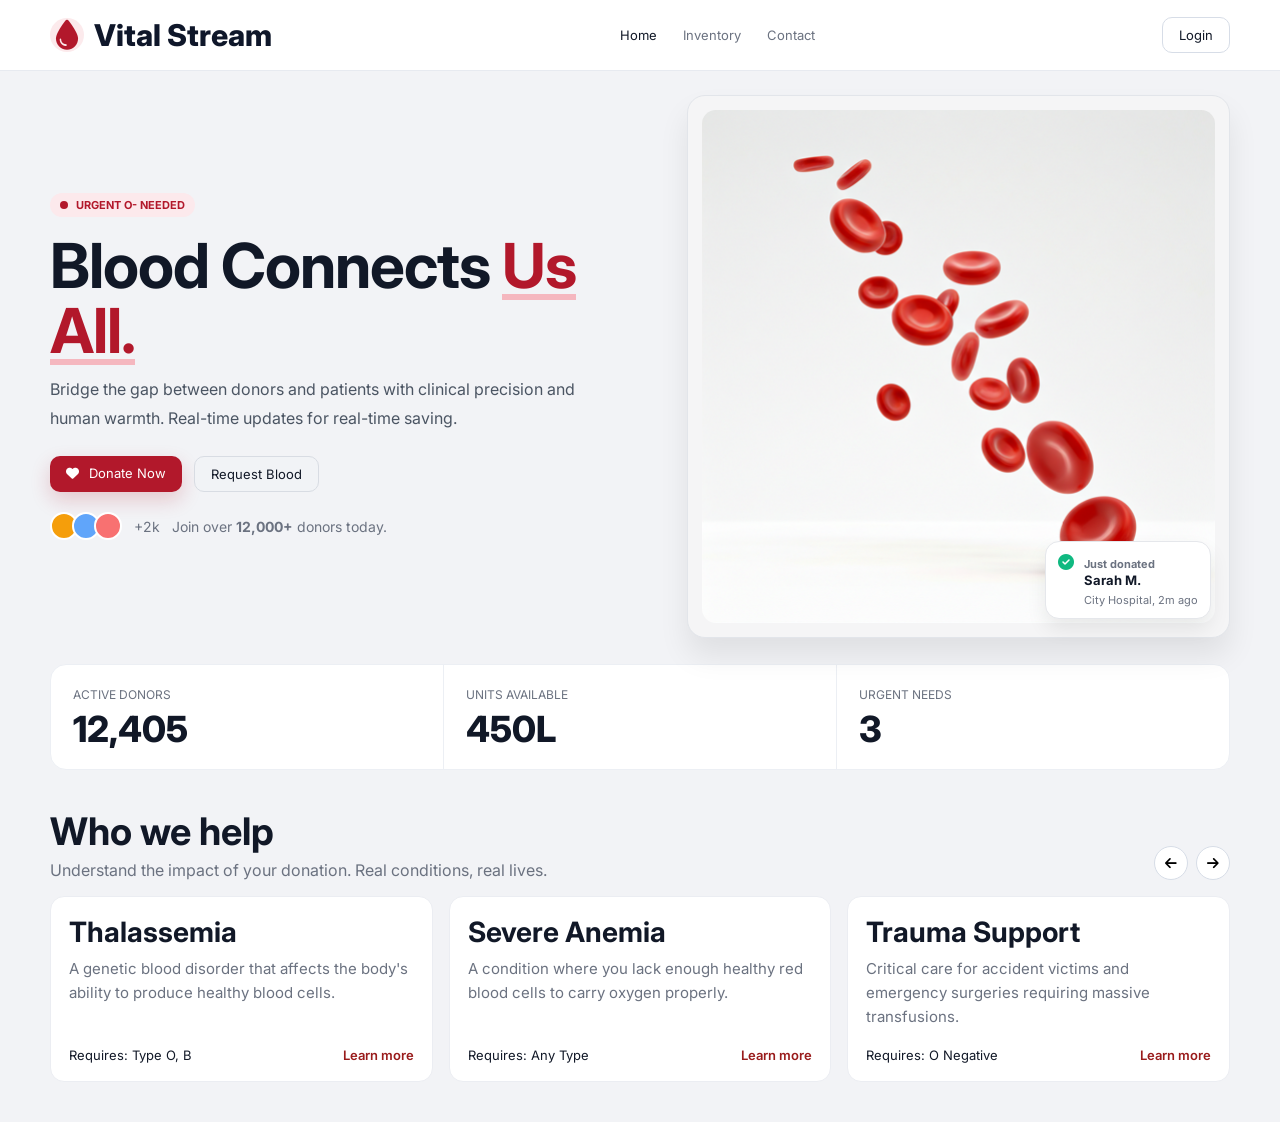
<file: index.html>
<!DOCTYPE html>
<html lang="en">
<head>
  <meta charset="UTF-8" />
  <meta name="viewport" content="width=device-width, initial-scale=1.0" />
  <title>Vital Stream - Home</title>
  <link rel="preconnect" href="https://fonts.googleapis.com" />
  <link rel="preconnect" href="https://fonts.gstatic.com" crossorigin />
  <link
    href="https://fonts.googleapis.com/css2?family=Inter:wght@400;500;600;700;800&display=swap"
    rel="stylesheet"
  />
  <link
    rel="stylesheet"
    href="https://cdnjs.cloudflare.com/ajax/libs/font-awesome/6.6.0/css/all.min.css"
  />
  <link rel="stylesheet" href="style.css" />
</head>
<body>
  <header class="navbar">
    <div class="container nav-wrap">
      <a class="logo" href="index.html">
        <span class="logo-icon"><i class="fa-solid fa-droplet"></i></span>
        Vital Stream
      </a>

      <nav class="nav-links">
        <a class="active" href="index.html">Home</a>
        <a href="Search/search/VS.html">Inventory</a>
        <a href="contact.html">Contact</a>
      </nav>

      <a class="btn btn-outline" href="login/login.html">Login</a>
    </div>
  </header>

  <main>
    <section class="hero container">
      <div class="hero-content">
        <p class="tag"><span></span>URGENT O- NEEDED</p>
        <h1>Blood Connects <span>Us All.</span></h1>
        <p class="hero-sub">
          Bridge the gap between donors and patients with clinical precision and
          human warmth. Real-time updates for real-time saving.
        </p>
        <div class="hero-actions">
          <a class="btn btn-primary" href="Donate/Donate/index.html"><i class="fa-solid fa-heart"></i> Donate Now</a>
          <a class="btn btn-light" href="Emergancy/emergancy.html">Request Blood</a>
        </div>
        <div class="join-row">
          <div class="avatars">
            <span></span><span></span><span></span>
          </div>
          <p>+2k &nbsp; Join over <strong>12,000+</strong> donors today.</p>
        </div>
      </div>
      <div class="hero-image-card">
        <div class="blood-visual">
          <img
            class="hero-photo"
            src="assets/hero-google-blood.png"
            alt="3D illustration of red blood cells flowing in a vessel"
            width="800"
            height="600"
            loading="lazy"
          />
        </div>
        <div class="mini-donation">
          <i class="fa-solid fa-circle-check"></i>
          <div>
            <strong>Just donated</strong>
            <p>Sarah M.</p>
            <small>City Hospital, 2m ago</small>
          </div>
        </div>
      </div>
    </section>

    <section class="stats container">
      <div class="stat">
        <span class="label">ACTIVE DONORS</span>
        <span class="num">12,405</span>
      </div>
      <div class="stat">
        <span class="label">UNITS AVAILABLE</span>
        <span class="num">450L</span>
      </div>
      <div class="stat">
        <span class="label">URGENT NEEDS</span>
        <span class="num">3</span>
      </div>
    </section>

    <section class="help container">
      <div class="help-head">
        <div>
          <h2>Who we help</h2>
          <p>Understand the impact of your donation. Real conditions, real lives.</p>
        </div>
        <div class="arrows">
          <button><i class="fa-solid fa-arrow-left"></i></button>
          <button><i class="fa-solid fa-arrow-right"></i></button>
        </div>
      </div>
      <div class="help-cards">
        <article class="help-card">
          <h4>Thalassemia</h4>
          <p>A genetic blood disorder that affects the body's ability to produce healthy blood cells.</p>
          <div class="bottom-row"><span>Requires: Type O, B</span><a href="Search/search/VS.html">Learn more</a></div>
        </article>
        <article class="help-card">
          <h4>Severe Anemia</h4>
          <p>A condition where you lack enough healthy red blood cells to carry oxygen properly.</p>
          <div class="bottom-row"><span>Requires: Any Type</span><a href="Search/search/VS.html">Learn more</a></div>
        </article>
        <article class="help-card">
          <h4>Trauma Support</h4>
          <p>Critical care for accident victims and emergency surgeries requiring massive transfusions.</p>
          <div class="bottom-row"><span>Requires: O Negative</span><a href="Search/search/VS.html">Learn more</a></div>
        </article>
      </div>
    </section>
  </main>
</body>
</html>
</file>
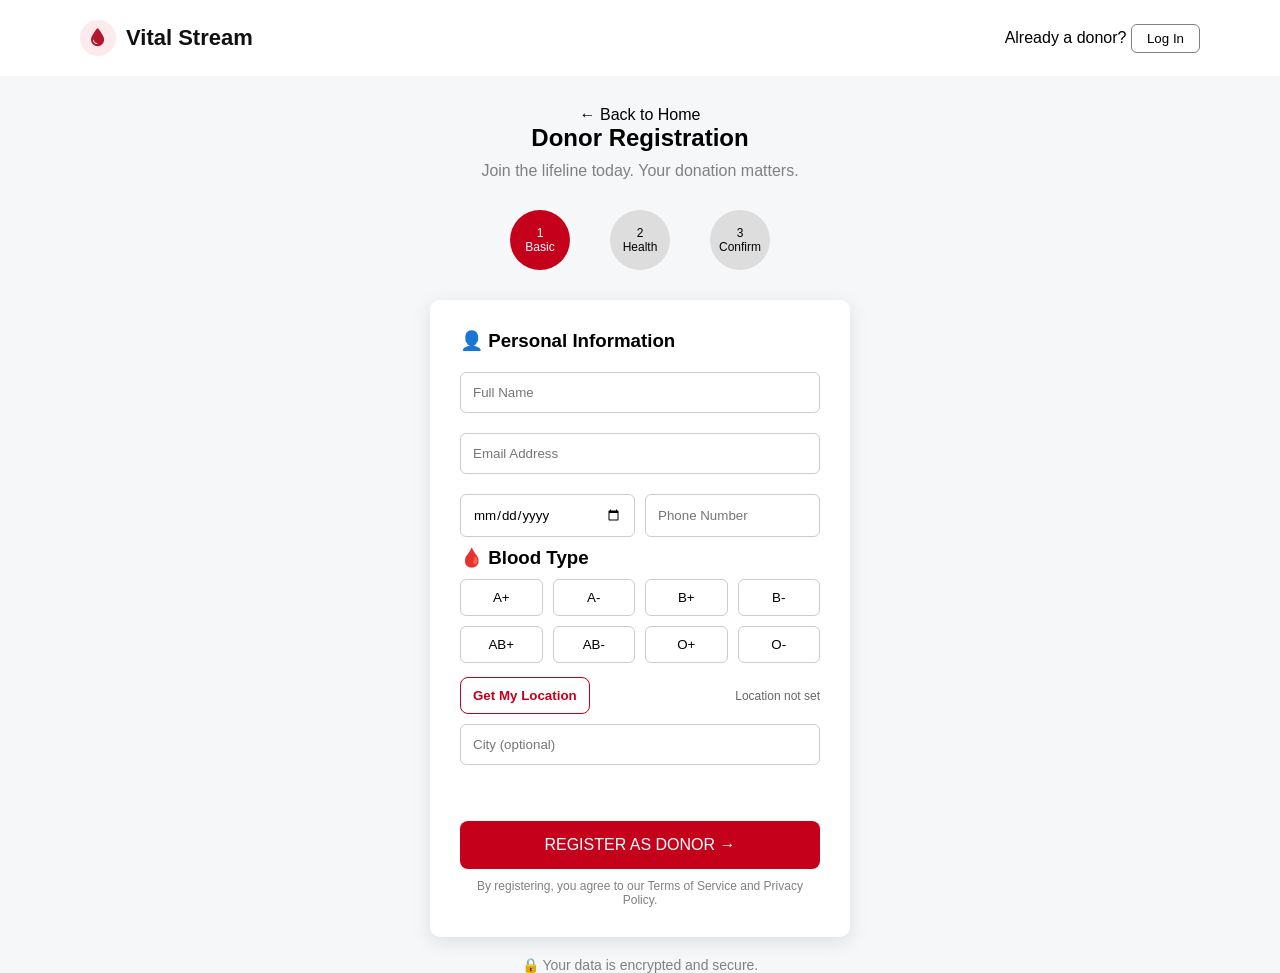
<file: Donate/Donate/index.html>
<!DOCTYPE html>
<html lang="en">
<head>
<meta charset="UTF-8">
<meta name="viewport" content="width=device-width, initial-scale=1.0">
<title>Vital Stream - Donor Registration</title>

<link rel="stylesheet" href="style.css">
<link
  rel="stylesheet"
  href="https://cdnjs.cloudflare.com/ajax/libs/font-awesome/6.6.0/css/all.min.css"
/>

</head>

<body>

<header>

<div class="logo">
    <div class="logo-icon">
        <i class="fa-solid fa-droplet"></i>
    </div>
    Vital Stream
</div>

<div class="login">
    Already a donor?
    <button type="button" id="donorLoginBtn">Log In</button>
</div>

</header>


<section class="container">

<a class="back" href="../../index.html">← Back to Home</a>

<h1>Donor Registration</h1>

<p class="subtitle">
Join the lifeline today. Your donation matters.
</p>


<div class="steps">

<div class="active">1<br>Basic</div>
<div>2<br>Health</div>
<div>3<br>Confirm</div>

</div>


<div class="form-box">

<h3>👤 Personal Information</h3>


<input id="fullName" type="text" placeholder="Full Name">

<input id="email" type="email" placeholder="Email Address">


<div class="row">

<input id="dob" type="date">

<input id="phone" type="text" placeholder="Phone Number">

</div>


<h3>🩸 Blood Type</h3>


<div class="blood-group">

<button type="button" class="blood-btn">A+</button>
<button type="button" class="blood-btn">A-</button>
<button type="button" class="blood-btn">B+</button>
<button type="button" class="blood-btn">B-</button>
<button type="button" class="blood-btn">AB+</button>
<button type="button" class="blood-btn">AB-</button>
<button type="button" class="blood-btn">O+</button>
<button type="button" class="blood-btn">O-</button>

</div>

<div class="location-row">
  <button type="button" id="getLocationBtn" class="location-btn">Get My Location</button>
  <span id="locationText">Location not set</span>
</div>

<input id="city" type="text" placeholder="City (optional)">

<p id="statusMessage" class="status-message"></p>

<button id="registerBtn" class="submit">

REGISTER AS DONOR →

</button>


<p class="terms">

By registering, you agree to our Terms of Service
and Privacy Policy.

</p>


</div>


<p class="secure">

🔒 Your data is encrypted and secure.

</p>


</section>

<script src="donate.js"></script>
</body>
</html>
</file>
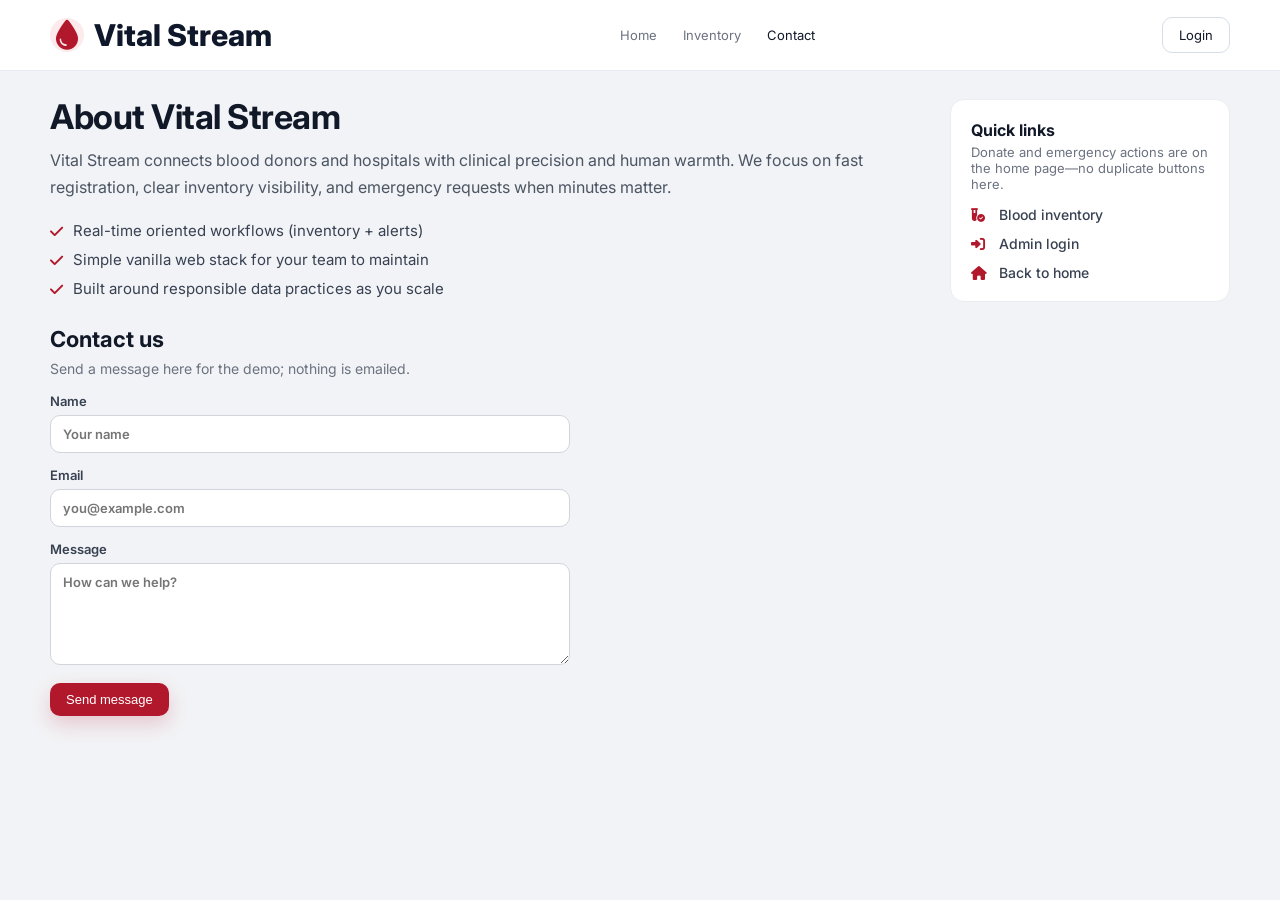
<file: contact.html>
<!DOCTYPE html>
<html lang="en">
<head>
  <meta charset="UTF-8" />
  <meta name="viewport" content="width=device-width, initial-scale=1.0" />
  <title>Vital Stream - About &amp; Contact</title>
  <link rel="preconnect" href="https://fonts.googleapis.com" />
  <link rel="preconnect" href="https://fonts.gstatic.com" crossorigin />
  <link
    href="https://fonts.googleapis.com/css2?family=Inter:wght@400;500;600;700;800&display=swap"
    rel="stylesheet"
  />
  <link
    rel="stylesheet"
    href="https://cdnjs.cloudflare.com/ajax/libs/font-awesome/6.6.0/css/all.min.css"
  />
  <link rel="stylesheet" href="style.css" />
</head>
<body>
  <header class="navbar">
    <div class="container nav-wrap">
      <a class="logo" href="index.html">
        <span class="logo-icon"><i class="fa-solid fa-droplet"></i></span>
        Vital Stream
      </a>

      <nav class="nav-links">
        <a href="index.html">Home</a>
        <a href="Search/search/VS.html">Inventory</a>
        <a class="active" href="contact.html">Contact</a>
      </nav>

      <a class="btn btn-outline" href="login/login.html">Login</a>
    </div>
  </header>

  <main class="contact-page container">
    <div class="contact-layout">
      <section class="contact-main">
        <h1>About Vital Stream</h1>
        <p class="lead">
          Vital Stream connects blood donors and hospitals with clinical precision and human
          warmth. We focus on fast registration, clear inventory visibility, and emergency
          requests when minutes matter.
        </p>
        <ul class="about-list">
          <li><i class="fa-solid fa-check"></i> Real-time oriented workflows (inventory + alerts)</li>
          <li><i class="fa-solid fa-check"></i> Simple vanilla web stack for your team to maintain</li>
          <li><i class="fa-solid fa-check"></i> Built around responsible data practices as you scale</li>
        </ul>

        <h2>Contact us</h2>
        <p class="muted">Send a message here for the demo; nothing is emailed.</p>

        <form class="contact-form" id="contactForm" action="#" method="get">
          <label>
            Name
            <input type="text" name="name" id="contactName" required placeholder="Your name" />
          </label>
          <label>
            Email
            <input type="email" name="email" id="contactEmail" required placeholder="you@example.com" />
          </label>
          <label>
            Message
            <textarea name="body" id="contactMessage" rows="5" required placeholder="How can we help?"></textarea>
          </label>
          <button type="submit" class="btn btn-primary contact-submit">Send message</button>
        </form>
        <p id="contactStatus" class="contact-status" aria-live="polite"></p>
      </section>

      <aside class="contact-sidebar">
        <h3>Quick links</h3>
        <p class="muted small">Donate and emergency actions are on the home page—no duplicate buttons here.</p>
        <ul class="sidebar-links">
          <li><a href="Search/search/VS.html"><i class="fa-solid fa-vial-circle-check"></i> Blood inventory</a></li>
          <li><a href="login/login.html"><i class="fa-solid fa-right-to-bracket"></i> Admin login</a></li>
          <li><a href="index.html"><i class="fa-solid fa-house"></i> Back to home</a></li>
        </ul>
      </aside>
    </div>
  </main>

  <script src="contact.js"></script>
</body>
</html>
</file>
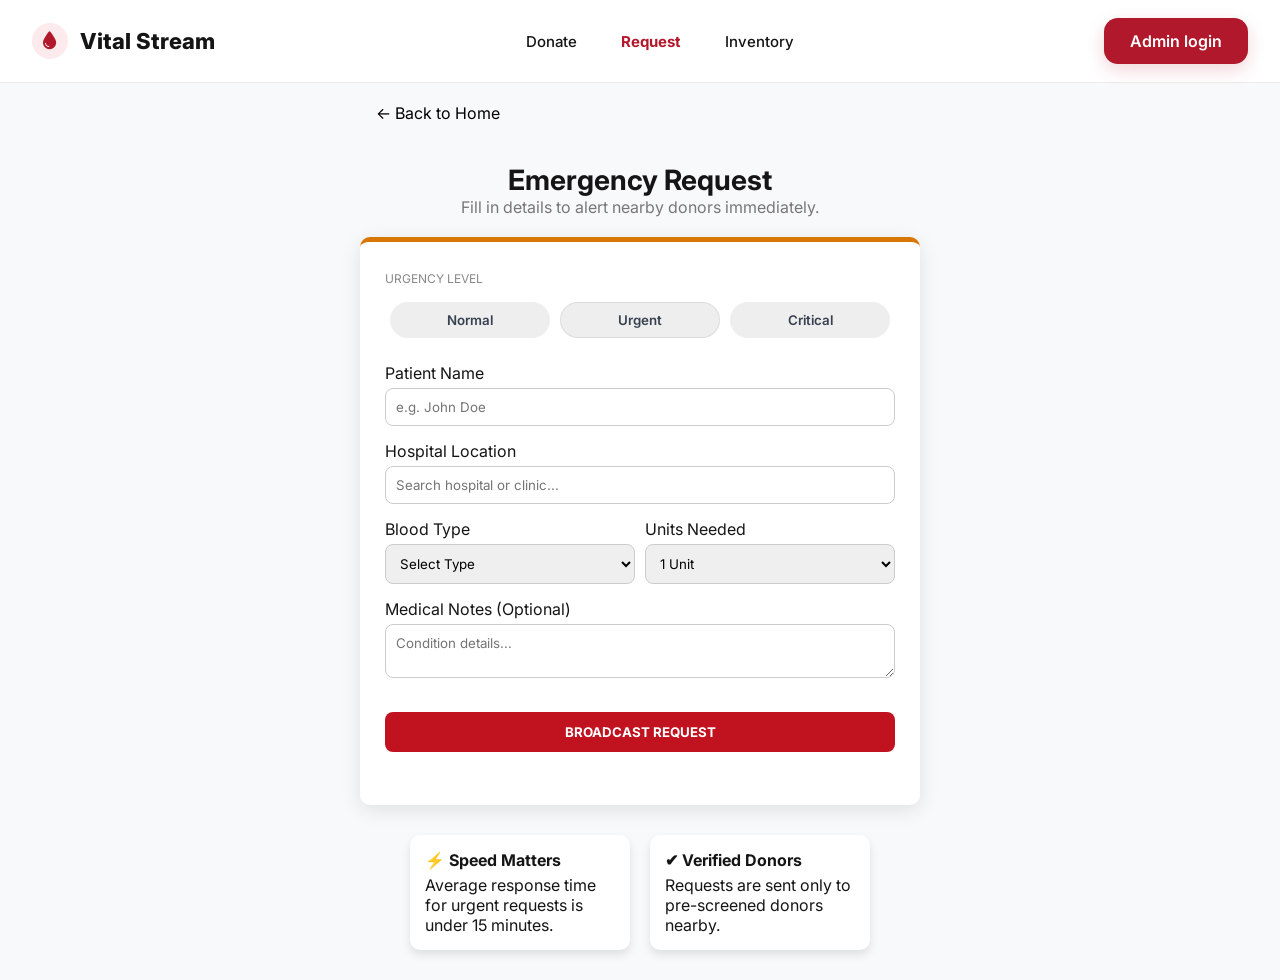
<file: Emergancy/emergancy.html>
<!DOCTYPE html>
<html lang="en">
<head>
    <meta charset="UTF-8">
    <meta name="viewport" content="width=device-width, initial-scale=1.0">
    <title>Emergency Request - Vital Stream</title>
    <link rel="preconnect" href="https://fonts.googleapis.com">
    <link rel="preconnect" href="https://fonts.gstatic.com" crossorigin>
    <link
        href="https://fonts.googleapis.com/css2?family=Inter:wght@400;500;600;700;800&display=swap"
        rel="stylesheet"
    >
    <link
        rel="stylesheet"
        href="https://cdnjs.cloudflare.com/ajax/libs/font-awesome/6.6.0/css/all.min.css"
    >
    <link rel="stylesheet" href="emargancy.css">
</head>
<body>

<header class="navbar">
    <div class="container nav-wrapper">
        <a class="logo" href="../index.html">
            <span class="logo-icon"><i class="fa-solid fa-droplet"></i></span>
            Vital Stream
        </a>
        <nav class="nav-links">
            <a href="../Donate/Donate/index.html">Donate</a>
            <a href="emergancy.html" class="active">Request</a>
            <a href="../Search/search/VS.html">Inventory</a>
        </nav>
        <div class="nav-actions">
            <a class="btn btn-primary" href="../login/login.html">Admin login</a>
        </div>
    </div>
</header>

<div class="back-wrap">
    <a class="back" href="../index.html">← Back to Home</a>
</div>

<div class="header">
    <h1>Emergency Request</h1>
    <p>Fill in details to alert nearby donors immediately.</p>
</div>

<div class="card">

    <label class="title">URGENCY LEVEL</label>
    <div class="urgency">
        <button>Normal</button>
        <button class="active">Urgent</button>
        <button>Critical</button>
    </div>

    <div class="input-group">
        <label>Patient Name</label>
        <input type="text" placeholder="e.g. John Doe">
    </div>

    <div class="input-group">
        <label>Hospital Location</label>
        <input type="text" placeholder="Search hospital or clinic...">
    </div>

    <div class="row">
        <div class="input-group">
            <label>Blood Type</label>
            <select>
                <option>Select Type</option>
                <option>A+</option>
                <option>B+</option>
                <option>O+</option>
            </select>
        </div>

        <div class="input-group">
            <label>Units Needed</label>
            <select>
                <option>1 Unit</option>
                <option>2 Units</option>
            </select>
        </div>
    </div>

    <div class="input-group">
        <label>Medical Notes (Optional)</label>
        <textarea placeholder="Condition details..."></textarea>
    </div>

    <button class="submit-btn">BROADCAST REQUEST</button>

</div>

<div class="info-boxes">
    <div class="box">
        <h4>⚡ Speed Matters</h4>
        <p>Average response time for urgent requests is under 15 minutes.</p>
    </div>

    <div class="box">
        <h4>✔ Verified Donors</h4>
        <p>Requests are sent only to pre-screened donors nearby.</p>
    </div>
</div>

<script src="emargancy.js"></script>
</body>
</html>
</file>
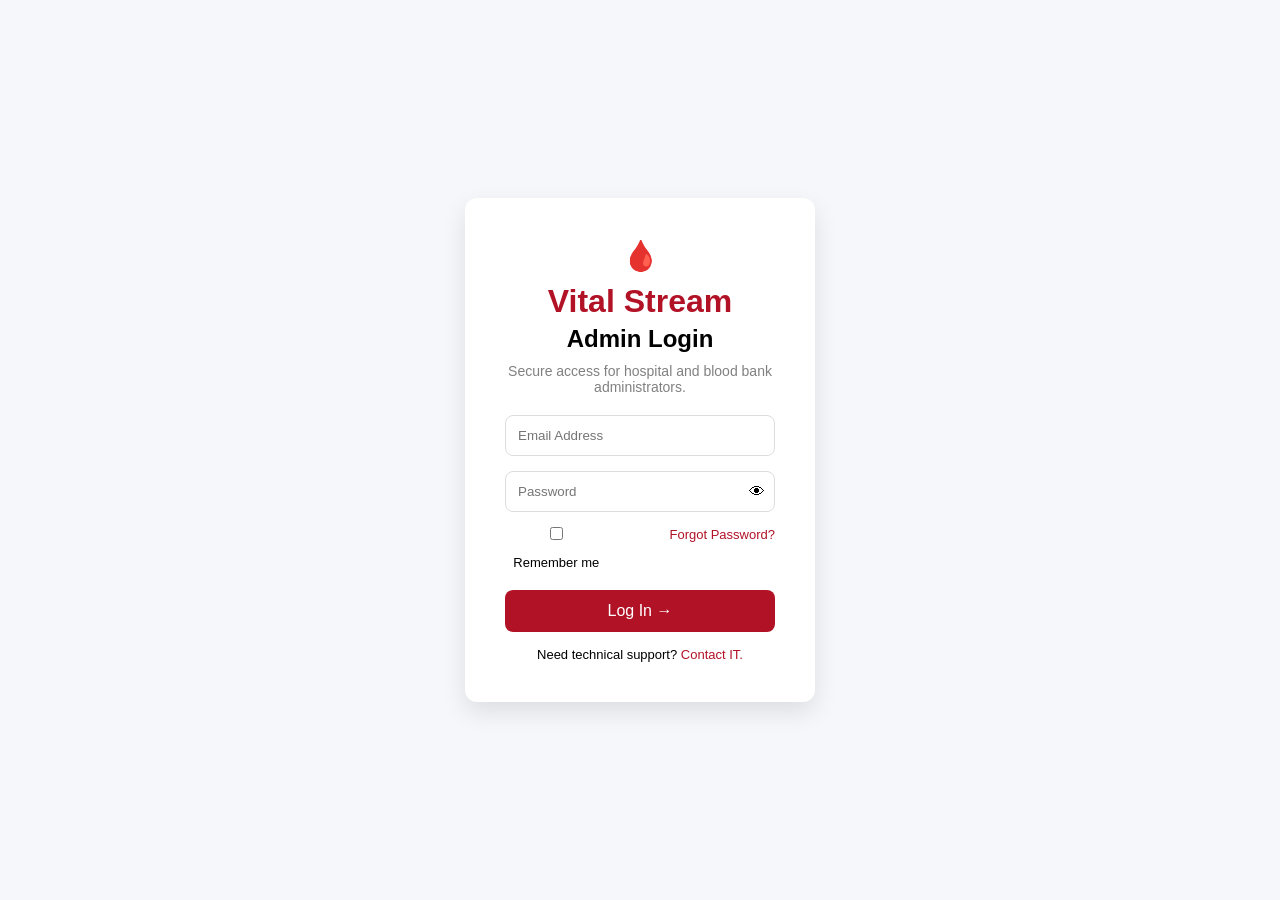
<file: login/login.html>
<!DOCTYPE html>
<html lang="en">
<head>
  <meta charset="UTF-8">
  <meta name="viewport" content="width=device-width, initial-scale=1.0">
  <title>Vital Stream Login</title>
  <link rel="stylesheet" href="lodin.css">
</head>
<body>

<div class="container">
  <div class="login-card">
    
    <div class="logo">🩸</div>
    <h1>Vital Stream</h1>
    <h2>Admin Login</h2>
    <p class="subtitle">Secure access for hospital and blood bank administrators.</p>

    <form id="loginForm">
      <input type="email" id="email" placeholder="Email Address" required>
      <p class="error" id="emailError"></p>

      <div class="password-box">
        <input type="password" id="password" placeholder="Password" required>
        <span class="eye" id="togglePassword">👁</span>
      </div>
      <p class="error" id="passwordError"></p>

      <div class="options">
        <label>
          <input type="checkbox" id="rememberMe"> Remember me
        </label>
        <a href="#">Forgot Password?</a>
      </div>

      <p class="error" id="formError"></p>
      <button type="submit" id="loginBtn">Log In →</button>
    </form>

    <p class="support">Need technical support? <span>Contact IT.</span></p>

  </div>

  <script src="login.js"></script>
</body>
</html>
</file>
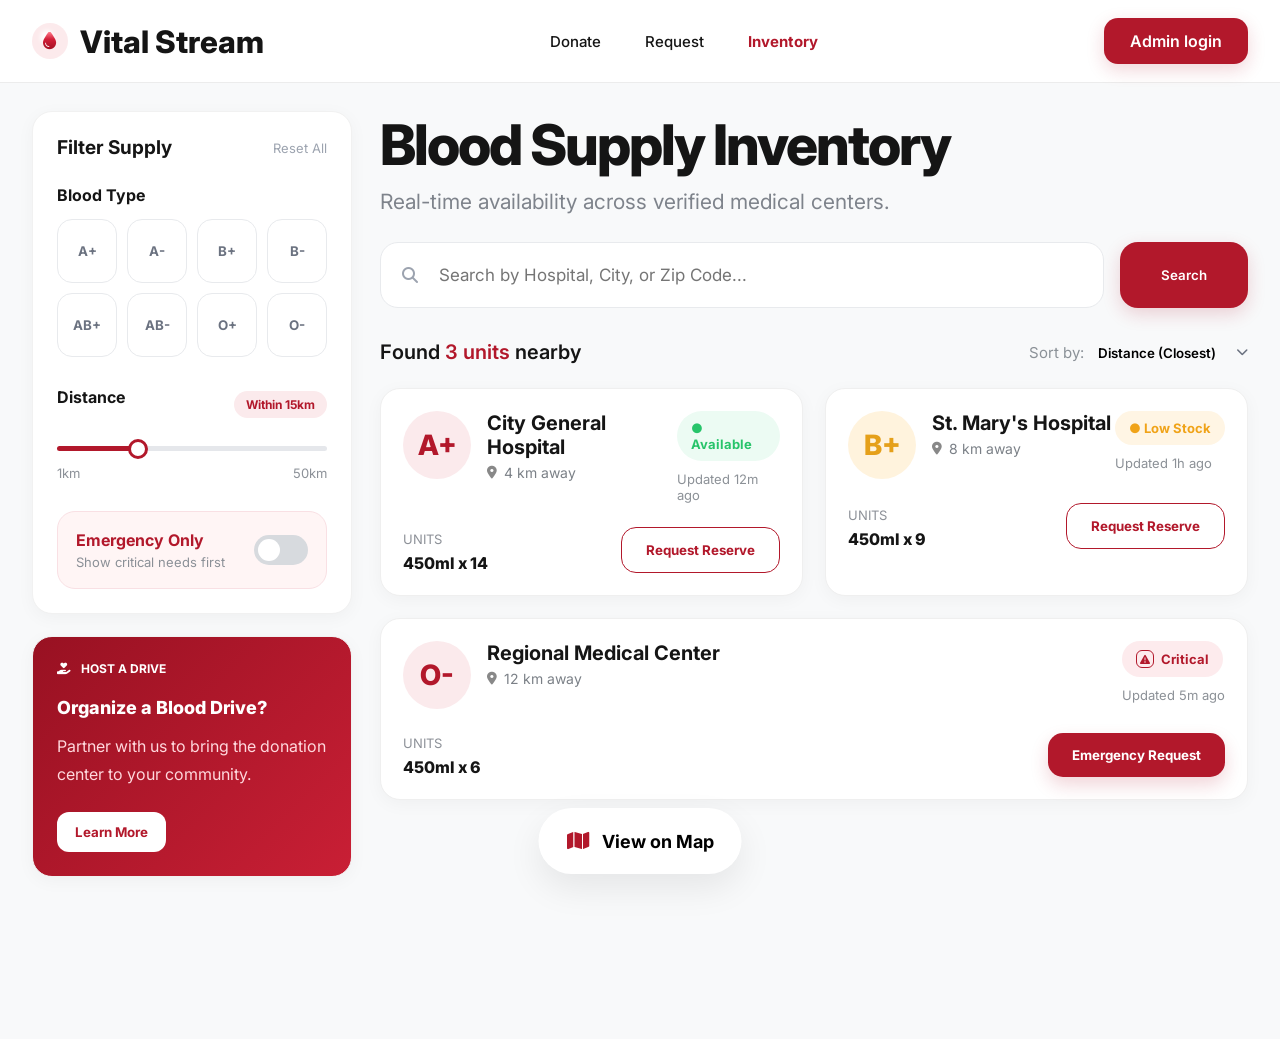
<file: Search/search/VS.html>
<!DOCTYPE html>
<html lang="en">
<head>

  <meta charset="UTF-8" />

  <meta name="viewport" content="width=device-width, initial-scale=1.0"/>

  <title>Vital Stream</title>

  <link rel="preconnect" href="https://fonts.googleapis.com">
  <link rel="preconnect" href="https://fonts.gstatic.com" crossorigin>

  <link
    href="https://fonts.googleapis.com/css2?family=Inter:wght@400;500;600;700;800&display=swap"
    rel="stylesheet"
  />

  <link
    rel="stylesheet"
    href="https://cdnjs.cloudflare.com/ajax/libs/font-awesome/6.6.0/css/all.min.css"
  />

  <link rel="stylesheet" href="VS.css" >

</head>

<body>

  <header class="navbar">

    <div class="container nav-wrapper">

      <div class="logo">

        <div class="logo-icon">
          <i class="fa-solid fa-droplet"></i>
        </div>

        Vital Stream

      </div>

      <nav class="nav-links">
        <a href="../../Donate/Donate/index.html">Donate</a>
        <a href="../../Emergancy/emergancy.html">Request</a>
        <a href="#" class="active">Inventory</a>
      </nav>

      <div class="nav-actions">

        <a class="btn btn-primary" href="../../login/login.html">
          Admin login
        </a>

      </div>

    </div>

  </header>

  <section class="container dashboard">

    <aside>

      <div class="sidebar-card">

        <div class="sidebar-header">

          <h3>Filter Supply</h3>

          <span class="reset" id="resetFilters">
             Reset All
          </span>

        </div>

        <div class="section-title">
          Blood Type
        </div>

        <div class="blood-row">

          <button class="blood-btn">A+</button>
          <button class="blood-btn">A-</button>
          <button class="blood-btn">B+</button>
          <button class="blood-btn">B-</button>

          <button class="blood-btn">AB+</button>
          <button class="blood-btn">AB-</button>
          <button class="blood-btn">O+</button>
          <button class="blood-btn">O-</button>

        </div>

        <div class="distance-head">

          <div class="section-title">
            Distance
          </div>

          <div class="distance-badge">
            Within <span id="distanceValue">15</span>km
          </div>

        </div>

        <div class="range-wrap">

          <input
            type="range"
            id="distanceRange"
            min="1"
            max="50"
            value="15"
          >

          <div class="range-values">
            <span>1km</span>
            <span>50km</span>
          </div>

        </div>

        <div class="toggle-box">

          <div>

            <h4>Emergency Only</h4>

            <p>Show critical needs first</p>

          </div>

          <div class="toggle" id="emergencyToggle"></div>

        </div>

      </div>

      <div class="sidebar-card drive-card">

        <div class="drive-top">

          <i class="fa-solid fa-hand-holding-heart"></i>

          HOST A DRIVE

        </div>

        <h2>Organize a Blood Drive?</h2>

        <p>
          Partner with us to bring the donation center to your community.
        </p>

        <button class="learn-btn">
          Learn More
        </button>

      </div>

    </aside>

    <main>

      <h1 class="main-title">
        Blood Supply Inventory
      </h1>

      <p class="subtitle">
        Real-time availability across verified medical centers.
      </p>

      <div class="search-box">

        <div class="search-input">

          <i class="fa-solid fa-magnifying-glass"></i>

          <input
            type="text"
            id="searchInput"
            placeholder="Search by Hospital, City, or Zip Code..."
          >

        </div>

        <button class="btn btn-primary search-btn">
          Search
        </button>

      </div>

      <div class="inventory-header">

        <p>
          Found <span id="resultsCount">4 units</span> nearby
        </p>

        <div class="sort-wrapper">

          <div class="sort-label">
            Sort by:
          </div>

          <div class="sort-box">

            <select class="sort-select" id="sortSelect">

              <option value="closest">
                Distance (Closest)
              </option>

              <option value="farthest">
                Distance (Farthest)
              </option>

              <option value="critical">
                Critical First
              </option>

            </select>

            <i class="fa-solid fa-chevron-down"></i>

          </div>

        </div>

      </div>

      <div class="cards-wrap" id="hospitalCards">
        <div class="hospital-card" data-blood="A+" data-distance="4" data-status="Available" data-hospital="City General Hospital" data-units="14">
          <div class="card-top">
            <div class="hospital-info">
              <div class="blood-icon blood-red">A+</div>
              <div>
                <h3>City General Hospital</h3>
                <p><i class="fa-solid fa-location-dot"></i><span>4 km away</span></p>
              </div>
            </div>
            <div>
              <div class="badge green">● Available</div>
              <div class="updated">Updated 12m ago</div>
            </div>
          </div>
          <div class="card-bottom">
            <div>
              <div class="units">UNITS</div>
              <div class="amount">450ml x 14</div>
            </div>
            <button type="button" class="reserve-btn" data-hospital="City%20General%20Hospital" data-blood="A+" data-units="14">Request Reserve</button>
          </div>
        </div>

        <div class="hospital-card" data-blood="O-" data-distance="12" data-status="Critical" data-hospital="Regional Medical Center" data-units="6">
          <div class="card-top">
            <div class="hospital-info">
              <div class="blood-icon blood-red">O-</div>
              <div>
                <h3>Regional Medical Center</h3>
                <p><i class="fa-solid fa-location-dot"></i><span>12 km away</span></p>
              </div>
            </div>
            <div>
              <div class="badge red"><span class="critical-icon"><i class="fa-solid fa-triangle-exclamation"></i></span> Critical</div>
              <div class="updated">Updated 5m ago</div>
            </div>
          </div>
          <div class="card-bottom">
            <div>
              <div class="units">UNITS</div>
              <div class="amount">450ml x 6</div>
            </div>
            <button type="button" class="emergency-btn" data-hospital="Regional%20Medical%20Center" data-blood="O-" data-units="6">Emergency Request</button>
          </div>
        </div>

        <div class="hospital-card" data-blood="B+" data-distance="8" data-status="Low Stock" data-hospital="St. Mary's Hospital" data-units="9">
          <div class="card-top">
            <div class="hospital-info">
              <div class="blood-icon blood-orange">B+</div>
              <div>
                <h3>St. Mary's Hospital</h3>
                <p><i class="fa-solid fa-location-dot"></i><span>8 km away</span></p>
              </div>
            </div>
            <div>
              <div class="badge orange">● Low Stock</div>
              <div class="updated">Updated 1h ago</div>
            </div>
          </div>
          <div class="card-bottom">
            <div>
              <div class="units">UNITS</div>
              <div class="amount">450ml x 9</div>
            </div>
            <button type="button" class="reserve-btn" data-hospital="St.%20Mary's%20Hospital" data-blood="B+" data-units="9">Request Reserve</button>
          </div>
        </div>

        <div class="hospital-card" data-blood="AB+" data-distance="22" data-status="Available" data-hospital="North Community Clinic" data-units="11">
          <div class="card-top">
            <div class="hospital-info">
              <div class="blood-icon blood-red">AB+</div>
              <div>
                <h3>North Community Clinic</h3>
                <p><i class="fa-solid fa-location-dot"></i><span>22 km away</span></p>
              </div>
            </div>
            <div>
              <div class="badge green">● Available</div>
              <div class="updated">Updated 3h ago</div>
            </div>
          </div>
          <div class="card-bottom">
            <div>
              <div class="units">UNITS</div>
              <div class="amount">450ml x 11</div>
            </div>
            <button type="button" class="reserve-btn" data-hospital="North%20Community%20Clinic" data-blood="AB+" data-units="11">Request Reserve</button>
          </div>
        </div>
      </div>

    </main>

  </section>

  <button class="map-btn">

    <i class="fa-solid fa-map"></i>

    View on Map

  </button>

  <script src="VS.js"></script>

</body>
</html>
</file>
<file: style.css>
* {
  margin: 0;
  padding: 0;
  box-sizing: border-box;
}

body {
  font-family: "Inter", sans-serif;
  background: #f2f3f6;
  color: #111827;
}

.container {
  width: min(1180px, 94%);
  margin: 0 auto;
}

.navbar {
  background: #fff;
  border-bottom: 1px solid #e7eaf0;
}

.nav-wrap {
  min-height: 70px;
  display: flex;
  align-items: center;
  justify-content: space-between;
}

.logo {
  display: flex;
  align-items: center;
  gap: 10px;
  text-decoration: none;
  color: #0f172a;
  font-weight: 800;
  font-size: 30px;
}

.logo-icon {
  width: 34px;
  height: 34px;
  border-radius: 50%;
  background: #fceaec;
  display: inline-flex;
  align-items: center;
  justify-content: center;
  color: #b2182b;
}

.nav-links {
  display: flex;
  gap: 26px;
}

.nav-links a {
  text-decoration: none;
  color: #6b7280;
  font-size: 13px;
}

.nav-links a.active {
  color: #111827;
}

.btn {
  text-decoration: none;
  border-radius: 10px;
  padding: 9px 16px;
  font-size: 13px;
}

.btn-outline {
  border: 1px solid #d7dde7;
  color: #111827;
}

.hero {
  margin-top: 24px;
  display: flex;
  flex-wrap: wrap;
  gap: 34px;
  align-items: center;
}

.hero-content {
  flex: 1 1 420px;
  min-width: 280px;
}

.tag {
  display: inline-flex;
  align-items: center;
  gap: 8px;
  padding: 5px 10px;
  border-radius: 999px;
  background: #fce9ec;
  color: #b2182b;
  font-size: 11px;
  font-weight: 700;
  margin-bottom: 16px;
}

.tag span {
  width: 8px;
  height: 8px;
  border-radius: 50%;
  background: #b2182b;
}

h1 {
  font-size: clamp(42px, 5vw, 62px);
  line-height: 1.05;
  margin-bottom: 12px;
  letter-spacing: -1px;
}

h1 span {
  color: #b2182b;
  text-decoration: underline;
  text-decoration-color: #f5b7bf;
  text-decoration-thickness: 6px;
  text-underline-offset: 6px;
}

.hero-sub {
  color: #4b5563;
  line-height: 1.8;
  font-size: 16px;
  max-width: 90%;
}

.hero-actions {
  display: flex;
  gap: 12px;
  margin-top: 24px;
  flex-wrap: wrap;
}

.btn-primary {
  background: #b2182b;
  color: #fff;
  box-shadow: 0 8px 20px rgba(178, 24, 43, 0.2);
}

.btn-light {
  background: #f1f3f6;
  color: #111827;
  border: 1px solid #d8dce3;
}

.btn-primary i {
  margin-right: 6px;
}

.join-row {
  margin-top: 20px;
  display: flex;
  align-items: center;
  gap: 12px;
}

.avatars {
  display: flex;
}

.avatars span {
  width: 28px;
  height: 28px;
  border-radius: 50%;
  border: 2px solid #fff;
  margin-left: -6px;
}

.avatars span:nth-child(1) {
  background: #f59e0b;
  margin-left: 0;
}
.avatars span:nth-child(2) {
  background: #60a5fa;
}
.avatars span:nth-child(3) {
  background: #f87171;
}

.join-row p {
  color: #6b7280;
  font-size: 14px;
}

.hero-image-card {
  flex: 1 1 360px;
  min-width: 280px;
  background: #f5f5f6;
  border: 1px solid #e2e5ea;
  border-radius: 18px;
  padding: 14px;
  position: relative;
  box-shadow: 0 18px 30px rgba(0, 0, 0, 0.08);
}

.blood-visual {
  border-radius: 14px;
  overflow: hidden;
  background: #1a0a0c;
}

.hero-photo {
  width: 100%;
  height: auto;
  display: block;
  vertical-align: middle;
}

.mini-donation {
  position: absolute;
  right: 18px;
  bottom: 18px;
  background: #fff;
  border: 1px solid #e5e7eb;
  border-radius: 14px;
  display: flex;
  gap: 10px;
  align-items: flex-start;
  padding: 10px 12px;
  box-shadow: 0 10px 20px rgba(0, 0, 0, 0.08);
}

.mini-donation i {
  color: #10b981;
  margin-top: 2px;
}

.mini-donation strong {
  font-size: 11px;
  color: #6b7280;
}

.mini-donation p {
  font-weight: 700;
  font-size: 13px;
}

.mini-donation small {
  color: #6b7280;
  font-size: 11px;
}

.stats {
  margin-top: 26px;
  display: flex;
  flex-wrap: nowrap;
  background: #fff;
  border: 1px solid #eceff4;
  border-radius: 16px;
  overflow: hidden;
}

.stat {
  flex: 1 1 0;
  min-width: 0;
  border-right: 1px solid #eceff4;
  padding: 18px 22px;
}

.stat:last-child {
  border-right: 0;
}

.label {
  color: #6b7280;
  font-size: 12px;
}

.num {
  display: block;
  font-size: 36px;
  font-weight: 800;
  margin-top: 4px;
}

.help {
  margin: 38px auto 40px;
}

.help-head {
  display: flex;
  align-items: flex-end;
  justify-content: space-between;
  margin-bottom: 16px;
}

.help-head h2 {
  font-size: 38px;
  margin-bottom: 6px;
}

.help-head p {
  color: #6b7280;
}

.arrows {
  display: flex;
  gap: 8px;
}

.arrows button {
  width: 34px;
  height: 34px;
  border-radius: 50%;
  border: 1px solid #d7dde7;
  background: #fff;
  cursor: pointer;
}

.help-cards {
  display: flex;
  flex-wrap: wrap;
  gap: 16px;
}

.help-card {
  flex: 1 1 280px;
  min-width: 240px;
  max-width: 100%;
  background: #fff;
  border: 1px solid #ebedf2;
  border-radius: 14px;
  padding: 18px;
}

.help-card h4 {
  font-size: 28px;
  margin-bottom: 8px;
}

.help-card p {
  color: #6b7280;
  line-height: 1.6;
  font-size: 15px;
  min-height: 74px;
}

.bottom-row {
  margin-top: 16px;
  display: flex;
  justify-content: space-between;
  font-size: 13px;
  align-items: center;
}

.bottom-row a {
  color: #991b1b;
  text-decoration: none;
  font-weight: 600;
}

.contact-page {
  padding: 28px 0 48px;
}

.contact-layout {
  display: flex;
  flex-wrap: wrap;
  gap: 28px;
  align-items: flex-start;
}

.contact-main {
  flex: 1 1 400px;
  min-width: 0;
}

.contact-main h1 {
  font-size: 34px;
  margin-bottom: 12px;
  letter-spacing: -0.5px;
}

.contact-main h2 {
  font-size: 22px;
  margin: 28px 0 8px;
}

.lead {
  color: #4b5563;
  line-height: 1.7;
  font-size: 16px;
}

.about-list {
  list-style: none;
  margin: 20px 0 0;
}

.about-list li {
  display: flex;
  align-items: flex-start;
  gap: 10px;
  margin-bottom: 10px;
  color: #374151;
  font-size: 15px;
}

.about-list i {
  color: #b2182b;
  margin-top: 3px;
}

.muted {
  color: #6b7280;
  font-size: 14px;
}

.muted.small {
  font-size: 13px;
  margin-bottom: 14px;
}

.contact-form {
  margin-top: 16px;
  display: flex;
  flex-direction: column;
  gap: 14px;
  max-width: 520px;
}

.contact-form label {
  display: flex;
  flex-direction: column;
  gap: 6px;
  font-size: 13px;
  font-weight: 600;
  color: #374151;
}

.contact-form input,
.contact-form textarea {
  font: inherit;
  padding: 10px 12px;
  border: 1px solid #d1d5db;
  border-radius: 10px;
}

.contact-submit {
  border: none;
  cursor: pointer;
  align-self: flex-start;
  margin-top: 4px;
}

.contact-status {
  margin-top: 12px;
  font-size: 14px;
  color: #6b7280;
  min-height: 20px;
}

.contact-sidebar {
  flex: 0 0 280px;
  max-width: 100%;
  background: #fff;
  border: 1px solid #ebedf2;
  border-radius: 14px;
  padding: 20px;
  position: sticky;
  top: 86px;
}

.contact-sidebar h3 {
  font-size: 16px;
  margin-bottom: 4px;
}

.sidebar-links {
  list-style: none;
}

.sidebar-links li {
  margin-top: 12px;
}

.sidebar-links a {
  display: flex;
  align-items: center;
  gap: 10px;
  text-decoration: none;
  color: #374151;
  font-size: 14px;
  font-weight: 500;
}

.sidebar-links a:hover {
  color: #b2182b;
}

.sidebar-links i {
  color: #b2182b;
  width: 18px;
}

@media (max-width: 900px) {
  .contact-main,
  .contact-sidebar {
    flex: 1 1 100%;
  }

  .contact-sidebar {
    position: static;
    flex-basis: auto;
  }

  .hero-content,
  .hero-image-card {
    flex: 1 1 100%;
  }

  .stats {
    flex-direction: column;
  }

  .stat {
    border-right: none;
    border-bottom: 1px solid #eceff4;
  }

  .stat:last-child {
    border-bottom: none;
  }

  .help-cards .help-card {
    flex: 1 1 100%;
  }

  .help-head {
    align-items: flex-start;
    flex-direction: column;
    gap: 12px;
  }

  .nav-links {
    display: none;
  }
}
</file>
<file: Donate/Donate/style.css>
*{
margin:0;
padding:0;
box-sizing:border-box;
font-family:Arial;
}

body{

background:#f6f7f9;

}


header{

display:flex;
justify-content:space-between;
align-items:center;

padding:20px 80px;

background:white;

}


.logo{

display:flex;
align-items:center;
gap:10px;

font-size:22px;
font-weight:bold;

color:#111;

}

.logo-icon{
width:36px;
height:36px;
border-radius:50%;
background:#FCEAEC;
display:flex;
align-items:center;
justify-content:center;
}

.logo-icon i{
color:#B2182B;
font-size:18px;
}


.login button{

padding:6px 15px;

border:1px solid gray;

background:white;

border-radius:6px;

cursor:pointer;

}


.container{

text-align:center;

margin-top:30px;

}

.back{

color:#000;

text-decoration:none;

}

.back:visited,
.back:hover,
.back:active{

color:#000;

text-decoration:none;

}


.subtitle{

color:gray;

margin-top:10px;

}


.steps{

display:flex;

justify-content:center;

gap:40px;

margin:30px 0;

}


.steps div{

width:60px;

height:60px;

border-radius:50%;

background:#ddd;

display:flex;

align-items:center;

justify-content:center;

flex-direction:column;

font-size:12px;

}


.steps .active{

background:#c4001a;

color:white;

}


.form-box{

width:420px;

margin:auto;

background:white;

padding:30px;

border-radius:10px;

box-shadow:0px 5px 20px rgba(0,0,0,0.1);

}


.form-box h3{

text-align:left;

margin-bottom:10px;

}


input{

width:100%;

padding:12px;

margin:10px 0;

border-radius:6px;

border:1px solid #ccc;

}


.row{

display:flex;

gap:10px;

}


.blood-group{

display:flex;

flex-wrap:wrap;

gap:10px;

margin-top:10px;

}

.blood-group button{

flex:1 1 calc(25% - 8px);

min-width:52px;

box-sizing:border-box;

padding:10px;

border:1px solid #ccc;

background:white;

border-radius:6px;

cursor:pointer;

}


.blood-group button.active{

background:#c4001a;

color:white;

border-color:#c4001a;

}


.location-row{

display:flex;

align-items:center;

justify-content:space-between;

gap:10px;

margin-top:14px;

}


.location-btn{

padding:10px 12px;

border:1px solid #c4001a;

background:#fff;

color:#c4001a;

border-radius:8px;

cursor:pointer;

font-weight:700;

}


#locationText{

font-size:12px;

color:#666;

text-align:right;

}


.status-message{

margin-top:10px;

font-size:13px;

min-height:16px;

color:#666;

text-align:left;

}


.status-message.error{

color:#b00020;

}


.status-message.success{

color:#0f7a35;

}


.submit{

width:100%;

margin-top:20px;

padding:15px;

background:#c4001a;

color:white;

border:none;

border-radius:8px;

font-size:16px;

cursor:pointer;

}


.submit:hover{

background:#a30015;

}


.terms{

font-size:12px;

color:gray;

margin-top:10px;

}


.secure{

margin-top:20px;

font-size:14px;

color:gray;

}
</file>
<file: Emergancy/emargancy.css>
* {
    margin: 0;
    padding: 0;
    box-sizing: border-box;
}

:root {
    --bg: #f8f9fa;
    --text: #151515;
    --muted: #7b7f86;
    --border: #e8eaed;
    --red: #b2182b;
    --red-dark: #921322;
}

body {
    font-family: "Inter", sans-serif;
    background: var(--bg);
    color: var(--text);
}

button,
input,
select,
textarea {
    font-family: inherit;
}

a {
    text-decoration: none;
    color: inherit;
}

.container {
    width: min(1380px, 95%);
    margin: auto;
}


.navbar {
    position: sticky;
    top: 0;
    z-index: 1000;
    background: rgba(255, 255, 255, 0.95);
    backdrop-filter: blur(10px);
    border-bottom: 1px solid #ececec;
}

.nav-wrapper {
    height: 82px;
    display: flex;
    align-items: center;
    justify-content: space-between;
}

.logo {
    display: flex;
    align-items: center;
    gap: 12px;
    font-size: 22px;
    font-weight: 800;
    color: var(--text);
}

.logo-icon {
    width: 36px;
    height: 36px;
    border-radius: 50%;
    background: #fceaec;
    display: flex;
    align-items: center;
    justify-content: center;
}

.logo-icon i {
    font-size: 18px;
    color: var(--red);
}

.nav-links {
    display: flex;
    gap: 44px;
}

.nav-links a {
    font-size: 15px;
    font-weight: 500;
    color: var(--text);
    transition: color 0.3s;
}

.nav-links a:hover {
    color: var(--red);
}

.nav-links a.active {
    color: var(--red);
    font-weight: 700;
}

.nav-actions {
    display: flex;
    gap: 14px;
}

.btn {
    border: none;
    cursor: pointer;
    transition: background 0.3s;
    border-radius: 14px;
    font-weight: 600;
}

a.btn {
    display: inline-flex;
    align-items: center;
    justify-content: center;
    text-decoration: none;
}

.btn-primary {
    background: var(--red);
    color: #fff;
    padding: 13px 26px;
    box-shadow: 0 6px 18px rgba(178, 24, 43, 0.18);
}

.btn-primary:hover {
    background: var(--red-dark);
}


.back-wrap {
    width: min(560px, calc(100% - 32px));
    margin: 20px auto 0;
    padding: 0 16px;
}

.back {
    color: #000;
    text-decoration: none;
}

.back:visited,
.back:hover,
.back:active {
    color: #000;
    text-decoration: none;
}


.header {
    text-align: center;
    margin: 40px 0 20px;
}

.header h1 {
    font-size: 28px;
}

.header p {
    color: #777;
}


.card {
    width: min(560px, calc(100% - 32px));
    margin: auto;
    background: #fff;
    padding: 25px;
    border-radius: 10px;
    border-top: 5px solid #d97706;
    box-shadow: 0 5px 20px rgba(0,0,0,0.1);
    transition: background 0.2s ease, border-top-color 0.2s ease, box-shadow 0.2s ease;
}


.title {
    font-size: 12px;
    color: #888;
}

.urgency {
    display: flex;
    margin: 10px 0 20px;
}

.urgency button {
    flex: 1;
    margin: 5px;
    padding: 10px;
    border-radius: 20px;
    border: none;
    background: #eee;
    cursor: pointer;
    font-weight: 600;
    color: #374151;
    transition: background 0.2s ease, color 0.2s ease, transform 0.1s ease;
}

.urgency .active {
    box-shadow: inset 0 0 0 1px rgba(0,0,0,0.08);
}

.urgency button:active {
    transform: translateY(1px);
}

.urgency .active-normal {
    background: #e5e7eb;
    color: #111827;
}

.urgency .active-urgent {
    background: #fde68a;
    color: #7c2d12;
}

.urgency .active-critical {
    background: #fecaca;
    color: #991b1b;
}


.input-group {
    margin-bottom: 15px;
}

.input-group label {
    display: block;
    margin-bottom: 5px;
}

.input-group input,
.input-group select,
.input-group textarea {
    width: 100%;
    padding: 10px;
    border-radius: 8px;
    border: 1px solid #ccc;
    outline: none;
    transition: border-color 0.2s ease, box-shadow 0.2s ease;
}

.input-group input:focus,
.input-group select:focus,
.input-group textarea:focus {
    border-color: #d97706;
    box-shadow: 0 0 0 3px rgba(217, 119, 6, 0.15);
}


.row {
    display: flex;
    gap: 10px;
}

.row .input-group {
    flex: 1;
}


.submit-btn {
    width: 100%;
    padding: 12px;
    background: #c1121f;
    color: white;
    border: none;
    border-radius: 8px;
    margin-top: 15px;
    cursor: pointer;
    font-weight: bold;
    transition: background 0.2s ease, transform 0.1s ease;
}

.submit-btn:hover {
    background: #a40f1b;
}

.submit-btn:active {
    transform: translateY(1px);
}

.submit-btn:disabled {
    opacity: 0.65;
    cursor: not-allowed;
}

.form-status {
    margin-top: 10px;
    font-size: 14px;
    min-height: 18px;
}

.form-status.is-info {
    color: #b45309;
}

.form-status.is-success {
    color: #166534;
}

.form-status.is-error {
    color: #b91c1c;
}


.info-boxes {
    display: flex;
    justify-content: center;
    gap: 20px;
    margin: 30px;
}

.box {
    background: #fff;
    padding: 15px;
    border-radius: 10px;
    width: 220px;
    box-shadow: 0 5px 10px rgba(0,0,0,0.1);
}

.box h4 {
    margin-bottom: 5px;
}


.card.urgency-normal {
    border-top-color: #9ca3af;
    background: #ffffff;
}

.card.urgency-urgent {
    border-top-color: #d97706;
    background: #ffffff;
}

.card.urgency-critical {
    border-top-color: #b11226;
    background: #fff5f6;
    box-shadow: 0 8px 26px rgba(177, 18, 38, 0.12);
}


@media (max-width: 700px) {
    .nav-wrapper {
        height: auto;
        flex-direction: column;
        gap: 14px;
        padding: 14px 0;
    }

    .nav-links {
        flex-wrap: wrap;
        justify-content: center;
        gap: 16px 24px;
    }

    .header {
        margin: 24px 12px 16px;
    }

    .row {
        flex-direction: column;
    }

    .info-boxes {
        flex-direction: column;
        align-items: center;
        margin: 22px 12px;
    }

    .box {
        width: 100%;
        max-width: 560px;
    }
}
</file>
<file: login/lodin.css>
* {
  margin: 0;
  padding: 0;
  box-sizing: border-box;
  font-family: Arial, sans-serif;
}

body {
  background: #f5f7fa;
  display: flex;
  justify-content: center;
  align-items: center;
  height: 100vh;
}

.container {
  text-align: center;
}

.login-card {
  background: #fff;
  padding: 40px;
  width: 350px;
  border-radius: 12px;
  box-shadow: 0 10px 25px rgba(0,0,0,0.1);
}

.logo {
  font-size: 30px;
  margin-bottom: 10px;
}

h1 {
  color: #b11226;
  margin-bottom: 5px;
}

h2 {
  margin-bottom: 10px;
}

.subtitle {
  font-size: 14px;
  color: gray;
  margin-bottom: 20px;
}

input {
  width: 100%;
  padding: 12px;
  margin-bottom: 15px;
  border-radius: 8px;
  border: 1px solid #ddd;
}

.password-box {
  position: relative;
}

.password-box .eye {
  position: absolute;
  right: 10px;
  top: 12px;
  cursor: pointer;
}

.options {
  display: flex;
  justify-content: space-between;
  font-size: 13px;
  margin-bottom: 20px;
}

.options a {
  color: #b11226;
  text-decoration: none;
}

button {
  width: 100%;
  padding: 12px;
  background: #b11226;
  color: white;
  border: none;
  border-radius: 8px;
  cursor: pointer;
  font-size: 16px;
}

button:hover {
  background: #8e0f1e;
}

.support {
  margin-top: 15px;
  font-size: 13px;
}

.support span {
  color: #b11226;
  cursor: pointer;
}

footer {
  margin-top: 20px;
  font-size: 12px;
  color: gray;
}

footer a {
  margin: 0 10px;
  text-decoration: none;
  color: gray;
}


.error {
  color: #B11226;
  font-size: 12px;
  text-align: left;
  margin-top: -10px;
  margin-bottom: 10px;
  display: none;
}


button:disabled {
  background: #ccc;
  cursor: not-allowed;
}
</file>
<file: Search/search/VS.css>
*{
      margin:0;
      padding:0;
      box-sizing:border-box;
    }

    :root{

      --bg:#F8F9FA;
      --white:#FFFFFF;

      --text:#151515;
      --muted:#7B7F86;

      --border:#E8EAED;

      --red:#B2182B;
      --red-dark:#921322;

      --green:#27C46A;
      --green-bg:#ECFBF3;

      --orange:#F0A318;
      --orange-bg:#FFF5E4;

      --shadow:
      0 4px 18px rgba(0,0,0,.04);
    }

    body{
      font-family:"Inter",sans-serif;
      background:var(--bg);
      color:var(--text);
    }

    button,
    input,
    select{
      font-family:inherit;
    }

    a{
      text-decoration:none;
      color:inherit;
    }

    .container{
      width:min(1380px,95%);
      margin:auto;
    }

    

    .navbar{

      position:sticky;
      top:0;
      z-index:1000;

      background:rgba(255,255,255,.95);

      backdrop-filter:blur(10px);

      border-bottom:1px solid #ECECEC;
    }

    .nav-wrapper{

      height:82px;

      display:flex;
      align-items:center;
      justify-content:space-between;
    }

    .logo{

      display:flex;
      align-items:center;
      gap:12px;

      font-size:31px;
      font-weight:800;
    }

    .logo-icon{

      width:36px;
      height:36px;

      border-radius:50%;

      background:#FCEAEC;

      display:flex;
      align-items:center;
      justify-content:center;

      position:relative;
      overflow:hidden;
    }

    .logo-icon i{

      font-size:18px;

      background:linear-gradient(
      180deg,
      #ff7b8b 0%,
      #D21E37 40%,
      #A10E21 100%
      );

      -webkit-background-clip:text;
      -webkit-text-fill-color:transparent;

      position:relative;
      z-index:2;
    }

    .logo-icon::before{

      content:"";

      position:absolute;

      width:14px;
      height:14px;

      border-radius:50%;

      background:rgba(255,255,255,.85);

      top:7px;
      left:8px;

      filter:blur(2px);
    }

    .nav-links{

      display:flex;
      gap:44px;
    }

    .nav-links a{

      font-size:15px;
      font-weight:500;

      transition:.3s;
    }

    .nav-links a:hover{
      color:var(--red);
    }

    .nav-links a.active{
      color:var(--red);
      font-weight:700;
    }

    .nav-actions{
      display:flex;
      gap:14px;
    }

    .btn{

      border:none;
      cursor:pointer;

      transition:.3s;

      border-radius:14px;

      font-weight:600;
    }

    a.btn{
      display:inline-flex;
      align-items:center;
      justify-content:center;
      text-decoration:none;
    }

    .btn-ghost{

      background:white;

      border:1px solid var(--border);

      color:#111;

      padding:13px 26px;
    }

    .btn-primary{

      background:var(--red);

      color:white;

      padding:13px 26px;

      box-shadow:
      0 6px 18px rgba(178,24,43,.18);
    }

    .btn-primary:hover{
      background:var(--red-dark);
    }

    

    .dashboard{

      display:flex;
      flex-wrap:wrap;
      align-items:flex-start;
      gap:28px;

      padding:28px 0 140px;
    }

    .dashboard aside{

      flex:0 0 320px;
      max-width:100%;
    }

    .dashboard main{

      flex:1 1 400px;
      min-width:0;
    }

    

    .sidebar-card{

      background:white;

      border-radius:20px;

      padding:24px;

      box-shadow:var(--shadow);

      border:1px solid #F1F1F1;

      margin-bottom:22px;
    }

    .sidebar-header{

      display:flex;
      justify-content:space-between;
      align-items:center;

      margin-bottom:26px;
    }

    .sidebar-header h3{
      font-size:19px;
    }

    .reset{
      font-size:13px;
      color:#9CA3AF;
      cursor:pointer;
    }

    .section-title{

      font-size:16px;
      font-weight:700;

      margin-bottom:14px;
    }

    

    .blood-row{

      display:flex;
      flex-wrap:wrap;

      gap:10px;

      margin-bottom:30px;
    }

    .blood-btn{

      flex:1 1 calc(25% - 8px);
      min-width:52px;
      box-sizing:border-box;

      height:64px;

      border-radius:15px;

      border:1px solid var(--border);

      background:white;

      font-weight:700;

      cursor:pointer;

      transition:.25s;

      color:#6B7280;
    }

    .blood-btn.active{

      background:var(--red);

      color:white;

      border-color:var(--red);

      box-shadow:
      inset 0 0 0 2px rgba(255,255,255,.25);
    }

    

    .distance-head{

      display:flex;
      align-items:center;
      justify-content:space-between;

      margin-bottom:14px;
    }

    .distance-badge{

      background:#FBEAEC;

      color:var(--red);

      padding:6px 12px;

      border-radius:999px;

      font-size:12px;
      font-weight:700;
    }

    .range-wrap{
      margin-bottom:30px;
    }

    input[type="range"]{

      width:100%;

      height:5px;

      appearance:none;

      border-radius:999px;

      background:
      linear-gradient(to right,
      var(--red) 30%,
      #E5E7EB 30%);

      outline:none;
    }

    input[type="range"]::-webkit-slider-thumb{

      appearance:none;

      width:20px;
      height:20px;

      border-radius:50%;

      background:white;

      border:3px solid var(--red);

      cursor:pointer;
    }

    .range-values{

      display:flex;
      justify-content:space-between;

      margin-top:10px;

      font-size:13px;

      color:#8C9198;
    }

    

    .toggle-box{

      display:flex;
      align-items:center;
      justify-content:space-between;

      padding:18px;

      border-radius:18px;

      background:#FFF5F5;

      border:1px solid #F9E0E4;
    }

    .toggle-box h4{

      color:var(--red);

      margin-bottom:4px;
    }

    .toggle-box p{

      font-size:13px;

      color:#8B9097;
    }

    .toggle{

      width:54px;
      height:30px;

      background:#D7DADE;

      border-radius:999px;

      position:relative;

      cursor:pointer;

      transition:.3s;
    }

    .toggle::before{

      content:"";

      position:absolute;

      width:22px;
      height:22px;

      border-radius:50%;

      background:white;

      top:4px;
      left:4px;

      transition:.3s;
    }

    .toggle.active{
      background:var(--red);
    }

    .toggle.active::before{
      left:28px;
    }

    

    .drive-card{

      background:
      linear-gradient(135deg,#981122,#C91F35);

      color:white;
    }

    .drive-top{

      display:flex;
      align-items:center;
      gap:10px;

      margin-bottom:20px;

      font-size:12px;

      font-weight:700;
    }

    .drive-card h2{

       font-size:18px;

       line-height:1.3;

       margin-bottom:14px;

       font-weight:800;

       white-space:nowrap;
    }
    .drive-card p{

      color:#FFD8DD;

      line-height:1.7;

      margin-bottom:24px;
    }

    .learn-btn{

      border:none;

      background:white;

      color:var(--red);

      padding:12px 18px;

      border-radius:12px;

      font-weight:700;

      cursor:pointer;
    }

    

    .main-title{

      font-size:56px;

      font-weight:800;

      letter-spacing:-2px;

      margin-bottom:10px;
    }

    .subtitle{

      color:#7E838B;

      font-size:21px;

      margin-bottom:28px;
    }

    

    .search-box{

      display:flex;

      gap:16px;

      margin-bottom:32px;
    }

    .search-input{

      flex:1;

      position:relative;
    }

    .search-input i{

      position:absolute;

      left:22px;
      top:50%;

      transform:translateY(-50%);

      color:#9CA3AF;
    }

    .search-input input{

      width:100%;
      height:66px;

      border-radius:18px;

      border:1px solid var(--border);

      background:white;

      padding-left:58px;

      font-size:17px;

      outline:none;
    }

    .search-btn{

      width:128px;

      border-radius:18px;
    }

    

    .inventory-header{

      display:flex;
      align-items:center;
      justify-content:space-between;

      margin-bottom:24px;
    }

    .inventory-header p{

      font-size:20px;
      font-weight:600;
    }

    .inventory-header span{
      color:var(--red);
    }

    .sort-wrapper{

      display:flex;
      align-items:center;
      gap:14px;
    }

    .sort-label{
      color:#8B9197;
      font-size:15px;
    }

    .sort-box{
      position:relative;
    }

    .sort-select{

      appearance:none;

      border:none;

      background:transparent;

      padding-right:26px;

      font-weight:600;

      cursor:pointer;

      outline:none;
    }

    .sort-box i{

      position:absolute;

      right:0;
      top:50%;

      transform:translateY(-50%);

      font-size:12px;

      color:#6B7280;

      pointer-events:none;
    }

    

    .cards-wrap{

      display:flex;
      flex-wrap:wrap;

      gap:22px;
    }

    .hospital-card{

      flex:1 1 calc(50% - 11px);
      min-width:280px;
      box-sizing:border-box;

      background:white;

      border-radius:20px;

      border:1px solid #EFEFEF;

      padding:22px;

      box-shadow:var(--shadow);

      transition:.3s;
    }

    .hospital-card:hover{
      transform:translateY(-4px);
    }

    .card-top{

      display:flex;
      justify-content:space-between;
      align-items:flex-start;

      margin-bottom:24px;
    }

    .hospital-info{

      display:flex;
      gap:16px;
    }

    .blood-icon{

      width:68px;
      height:68px;

      border-radius:50%;

      display:flex;
      align-items:center;
      justify-content:center;

      font-size:28px;
      font-weight:800;

      flex-shrink:0;
    }

    .blood-red{
      background:#FBEAEC;
      color:var(--red);
    }

    .blood-orange{
      background:#FFF3DD;
      color:#E5A01A;
    }

    .hospital-info h3{

      font-size:20px;

      margin-bottom:7px;
    }

    

    .hospital-info p{

      display:flex;
      align-items:center;

      gap:7px;

      color:#7B8087;

      font-size:14px;

      line-height:1;
    }

    .hospital-info p i{

      color:#888888;

      font-size:13px;

      display:flex;
      align-items:center;
      justify-content:center;

      transform:translateY(-1px);
    }

    


.badge{

  display:inline-flex;
  align-items:center;

  gap:7px;

  padding:9px 14px;

  border-radius:999px;

  font-size:13px;
  font-weight:700;

  margin-bottom:10px;
}



.green{

  background:var(--green-bg);

  color:var(--green);
}



.orange{

  background:var(--orange-bg);

  color:var(--orange);
}



.red{

  background:#FDEBED;

  color:var(--red);
}



.critical-icon{

  width:18px;
  height:18px;

  border-radius:6px;

  border:1px solid currentColor;

  display:flex;
  align-items:center;
  justify-content:center;

  flex-shrink:0;
}

.critical-icon i{

  font-size:10px;
}

    .updated{

      color:#8C9197;

      font-size:13px;
    }

    .card-bottom{

      display:flex;
      align-items:end;
      justify-content:space-between;
    }

    .units{

      font-size:13px;

      color:#8D9198;

      margin-bottom:6px;
    }

    .amount{

      font-size:16px;

      font-weight:800;
    }

    

    .reserve-btn{

      border:1.5px solid var(--red);

      background:white;

      color:var(--red);

      padding:14px 24px;

      border-radius:15px;

      font-weight:700;

      cursor:pointer;

      transition:.3s;
    }

    .reserve-btn:hover{

      background:var(--red);

      color:white;
    }

    .emergency-btn{

      background:var(--red);

      color:white;

      border:none;

      padding:14px 24px;

      border-radius:15px;

      font-weight:700;

      cursor:pointer;

      box-shadow:
      0 8px 18px rgba(178,24,43,.18);

      transition:.3s;
    }

    .emergency-btn:hover{

      background:#991323;

      transform:translateY(-2px);
    }

    
    .pagination{

    display:none;

    justify-content:center;
    align-items:center;

    gap:12px;

    margin-top:42px;
    }

    .page{

      width:42px;
      height:42px;

      border-radius:14px;

      border:1px solid #E5E7EB;

      background:white;

      display:flex;
      align-items:center;
      justify-content:center;

      color:#6B7280;

      font-weight:600;

      cursor:pointer;

      transition:.25s ease;
    }

    .page:hover{

      border-color:#B2182B;

      color:#B2182B;

      transform:translateY(-2px);
    }

    .page.active{

      background:#B2182B;

      border-color:#B2182B;

      color:white;

      box-shadow:
      0 8px 18px rgba(178,24,43,.18);
    }

    .page.active:hover{

      color:white;

      transform:none;
    }

    

    .map-btn{

      position:fixed;

      bottom:26px;
      left:50%;

      transform:translateX(-50%);

      height:66px;

      padding:0 28px;

      border:none;

      border-radius:999px;

      background:white;

      display:flex;
      align-items:center;
      gap:12px;

      font-size:18px;
      font-weight:700;

      cursor:pointer;

      box-shadow:
      0 14px 35px rgba(0,0,0,.08);

      z-index:999;
    }

    .map-btn i{
      color:var(--red);
      font-size:20px;
    }

    

    @media(max-width:1200px){

      .cards-wrap .hospital-card{
        flex:1 1 100%;
      }
    }

    @media(max-width:992px){

      .dashboard aside,
      .dashboard main{
        flex:1 1 100%;
      }

      .nav-links{
        display:none;
      }

      .main-title{
        font-size:42px;
      }
    }

    @media(max-width:600px){

      .search-box{
        flex-direction:column;
      }

      .search-btn{
        width:100%;
      }

      .inventory-header{
        flex-direction:column;
        align-items:flex-start;
        gap:14px;
      }

      .card-top{
        flex-direction:column;
        gap:20px;
      }

      .card-bottom{
        flex-direction:column;
        align-items:flex-start;
        gap:18px;
      }

      .main-title{
        font-size:36px;
      }

      .subtitle{
        font-size:18px;
      }
    }

    .hospital-card.is-hidden{
      display:none !important;
    }
</file>
